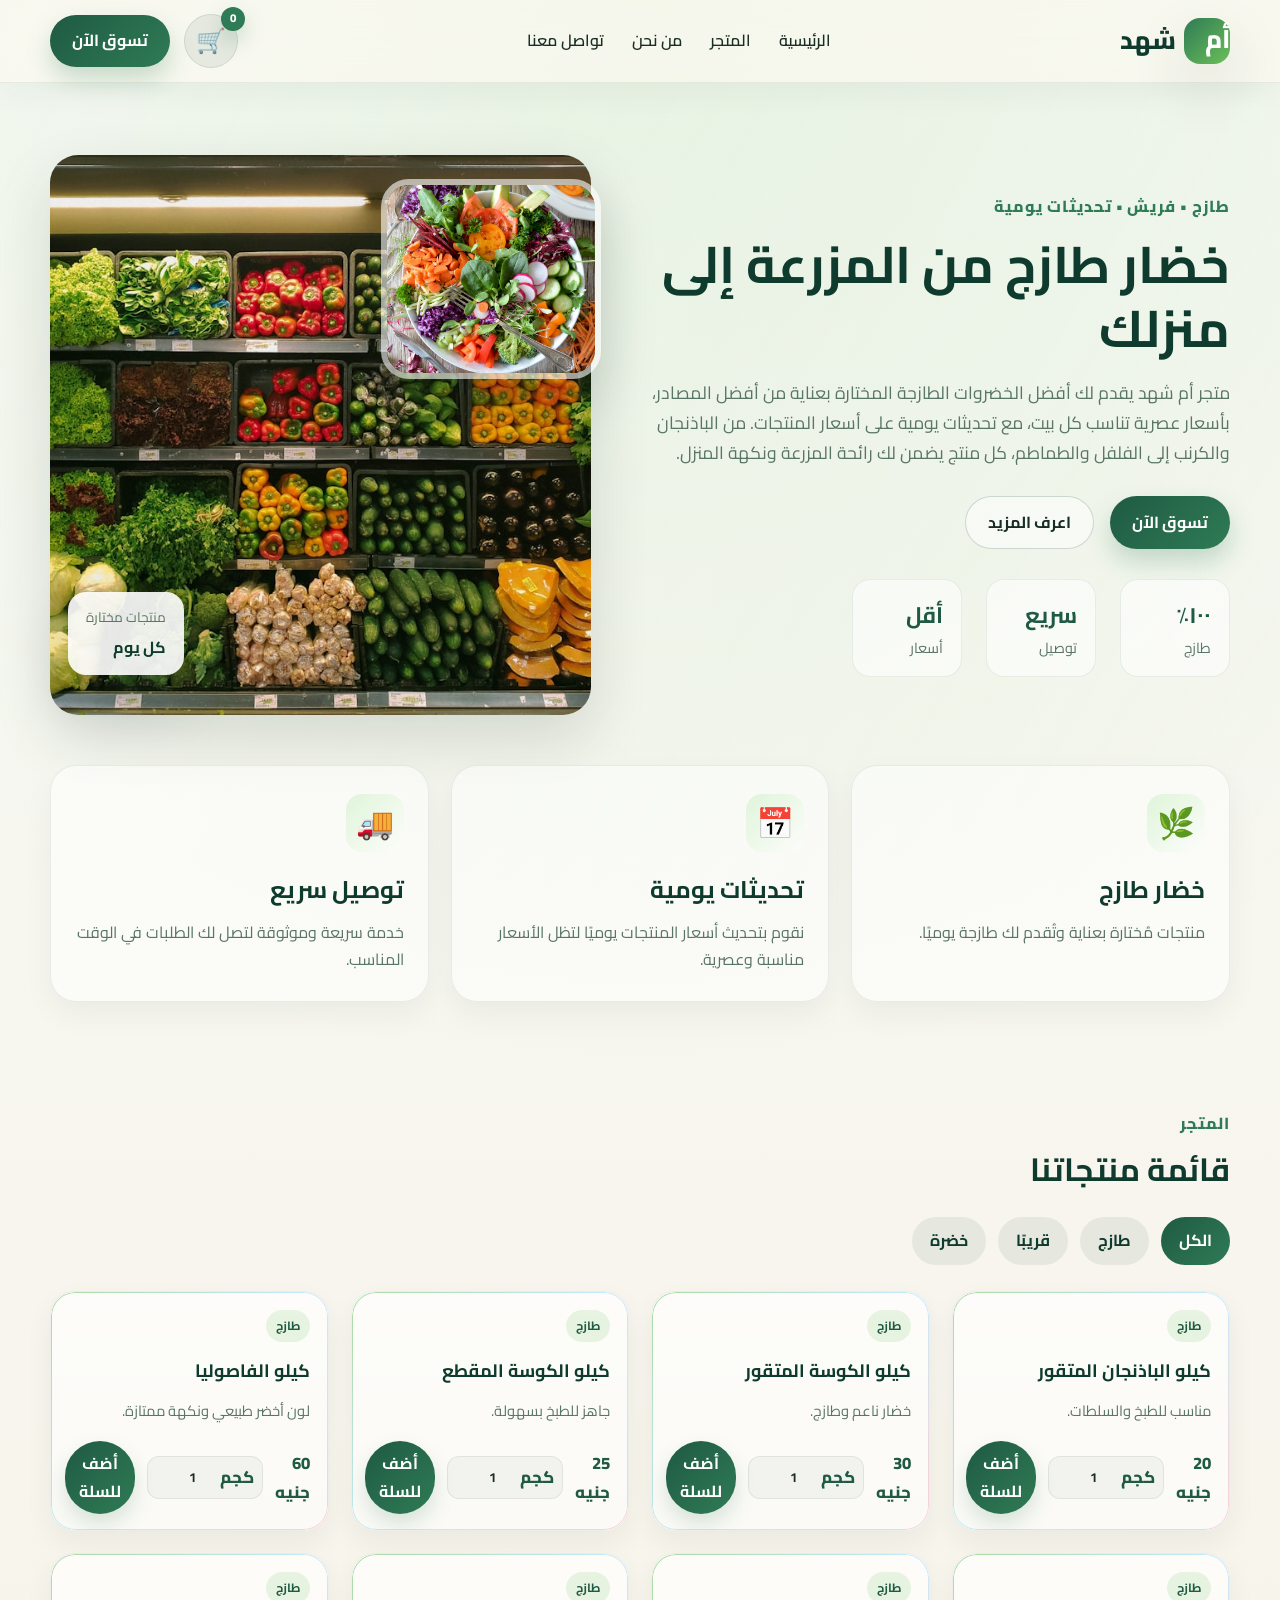
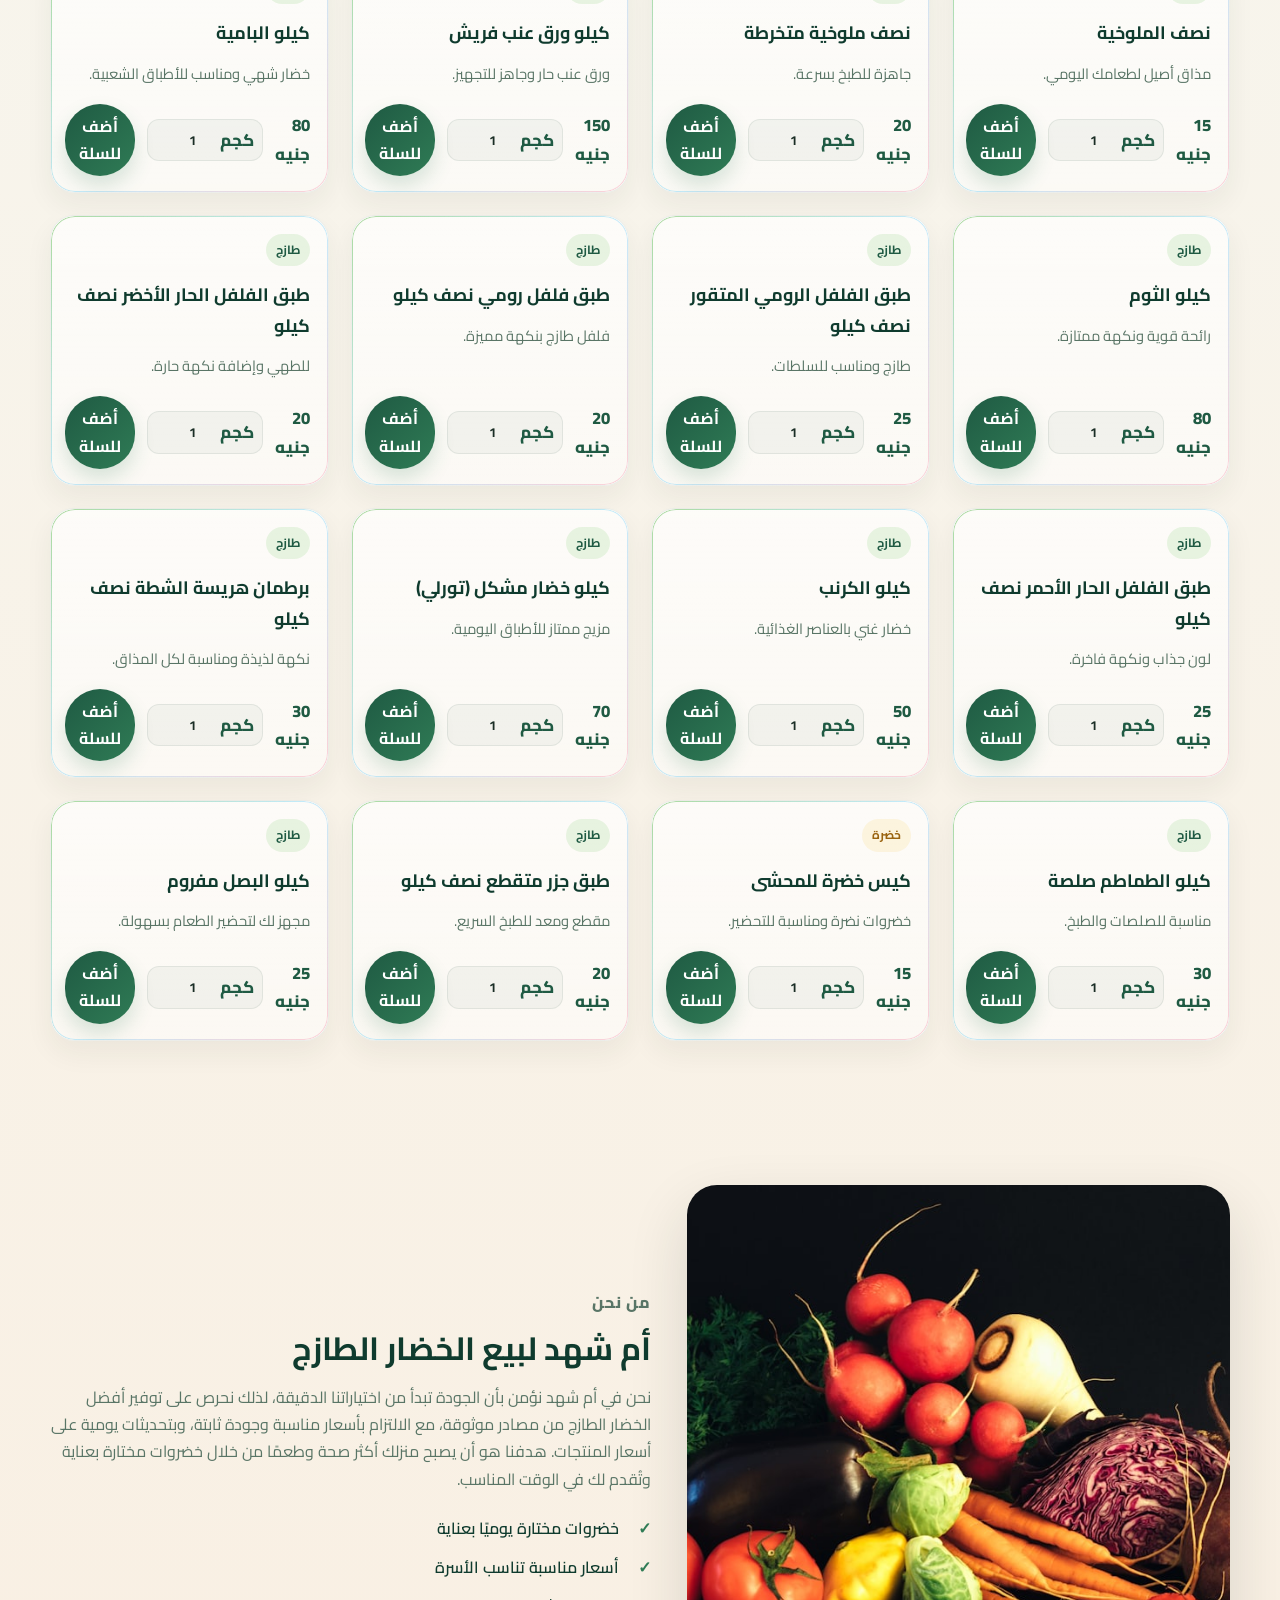
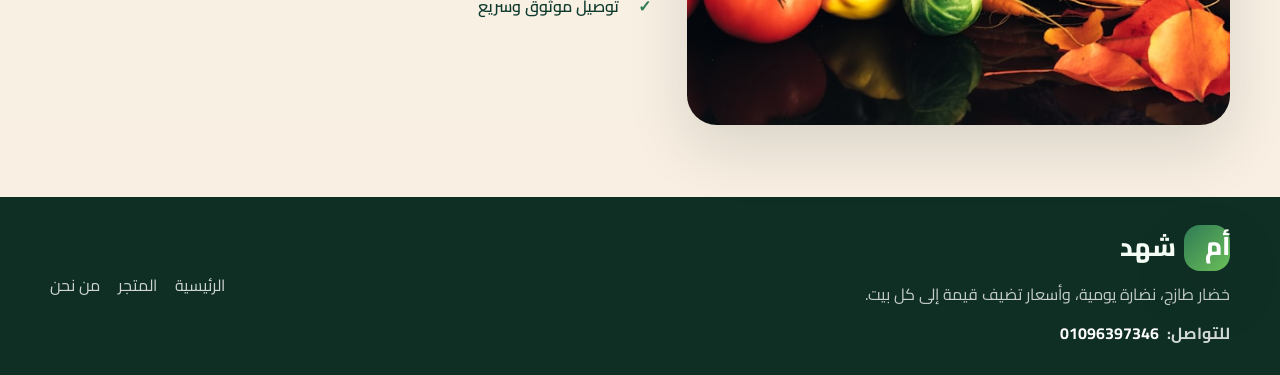
<file: index.html>
<!DOCTYPE html>
<html lang="ar" dir="rtl">
  <head>
    <meta charset="UTF-8" />
    <meta name="viewport" content="width=device-width, initial-scale=1.0" />
    <title>أم شهد | متجر الخضار الطازج</title>
    <meta
      name="description"
      content="متجر أم شهد يقدم خضار طازج مختار بعناية، بأسعار مناسبة، مع تحديثات يومية على أسعار المنتجات."
    />
    <link rel="preconnect" href="https://fonts.googleapis.com" />
    <link rel="preconnect" href="https://fonts.gstatic.com" crossorigin />
    <link
      href="https://fonts.googleapis.com/css2?family=Cairo:wght@400;500;600;700;800;900&display=swap"
      rel="stylesheet"
    />
    <link rel="stylesheet" href="styles.css" />
  </head>
  <body>
    <header class="topbar">
      <div class="container nav-wrap">
        <a class="brand" href="index.html" aria-label="أم شهد">
          <span class="brand-mark">أم</span>
          <span>شهد</span>
        </a>
        <nav class="main-nav" aria-label="التنقل الرئيسي">
          <a href="#home">الرئيسية</a>
          <a href="shop.html">المتجر</a>
          <a href="#about">من نحن</a>
          <a href="#contact">تواصل معنا</a>
        </nav>
        <div class="nav-actions">
          <a class="cart-link" href="cart.html" aria-label="السلة">
            <span class="cart-icon">🛒</span>
            <span class="cart-count">0</span>
          </a>
          <a class="cta-button" href="shop.html">تسوق الآن</a>
        </div>
      </div>
    </header>

    <main id="home">
      <section class="hero">
        <div class="container hero-grid">
          <div class="hero-copy">
            <p class="eyebrow">طازج • فريش • تحديثات يومية</p>
            <h1>خضار طازج من المزرعة إلى منزلك</h1>
            <p class="lead">
              متجر أم شهد يقدم لك أفضل الخضروات الطازجة المختارة بعناية من أفضل
              المصادر، بأسعار عصرية تناسب كل بيت، مع تحديثات يومية على أسعار المنتجات.
              من الباذنجان والكرنب إلى الفلفل والطماطم، كل منتج يضمن لك رائحة المزرعة
              ونكهة المنزل.
            </p>
            <div class="hero-actions">
              <a href="shop.html" class="primary-btn">تسوق الآن</a>
              <a href="#about" class="secondary-btn">اعرف المزيد</a>
            </div>
            <div class="trust-row" aria-label="مزايا المتجر">
              <div>
                <strong>١٠٠٪</strong>
                <span>طازج</span>
              </div>
              <div>
                <strong>سريع</strong>
                <span>توصيل</span>
              </div>
              <div>
                <strong>أقل</strong>
                <span>أسعار</span>
              </div>
            </div>
          </div>

          <div class="hero-visual" aria-label="خضار متجر أم شهد">
            <div class="image-card image-main">
              <img
                src="images/hero-main.jpg"
                alt="خضار طازج"
              />
            </div>
            <div class="image-card image-small top">
              <img
                src="images/hero-small.jpg"
                alt="خضراوات متنوعة"
              />
            </div>
            <div class="floating-badge">
              <span>منتجات مختارة</span>
              <strong>كل يوم</strong>
            </div>
          </div>
        </div>
      </section>

      <section class="features">
        <div class="container feature-grid">
          <article class="feature-item">
            <div class="icon">🌿</div>
            <h3>خضار طازج</h3>
            <p>منتجات مُختارة بعناية وتُقدم لك طازجة يوميًا.</p>
          </article>
          <article class="feature-item">
            <div class="icon">📅</div>
            <h3>تحديثات يومية</h3>
            <p>نقوم بتحديث أسعار المنتجات يوميًا لتظل الأسعار مناسبة وعصرية.</p>
          </article>
          <article class="feature-item">
            <div class="icon">🚚</div>
            <h3>توصيل سريع</h3>
            <p>خدمة سريعة وموثوقة لتصل لك الطلبات في الوقت المناسب.</p>
          </article>
        </div>
      </section>

      <section class="shop section" id="shop">
        <div class="container">
          <div class="section-heading">
            <p class="eyebrow">المتجر</p>
            <h2>قائمة منتجاتنا</h2>
          </div>

          <div class="shop-tabs" aria-label="فلاتر المنتجات">
            <button type="button" class="tab-btn active" data-filter="all">الكل</button>
            <button type="button" class="tab-btn" data-filter="fresh">طازج</button>
            <button type="button" class="tab-btn" data-filter="frozen">قريبًا</button>
            <button type="button" class="tab-btn" data-filter="herbs">خضرة</button>
          </div>

          <div class="product-list" id="productList">
            <article class="product-item" data-category="fresh">
              <span class="badge fresh">طازج</span>
              <h3>كيلو الباذنجان المتقور</h3>
              <p>مناسب للطبخ والسلطات.</p>
              <div class="product-meta"><span>20 جنيه</span><button type="button">أضف للسلة</button></div>
            </article>

            <article class="product-item" data-category="fresh">
              <span class="badge fresh">طازج</span>
              <h3>كيلو الكوسة المتقور</h3>
              <p>خضار ناعم وطازج.</p>
              <div class="product-meta"><span>30 جنيه</span><button type="button">أضف للسلة</button></div>
            </article>

            <article class="product-item" data-category="fresh">
              <span class="badge fresh">طازج</span>
              <h3>كيلو الكوسة المقطع</h3>
              <p>جاهز للطبخ بسهولة.</p>
              <div class="product-meta"><span>25 جنيه</span><button type="button">أضف للسلة</button></div>
            </article>

            <article class="product-item" data-category="fresh">
              <span class="badge fresh">طازج</span>
              <h3>كيلو الفاصوليا</h3>
              <p>لون أخضر طبيعي ونكهة ممتازة.</p>
              <div class="product-meta"><span>60 جنيه</span><button type="button">أضف للسلة</button></div>
            </article>

            <article class="product-item" data-category="fresh">
              <span class="badge fresh">طازج</span>
              <h3>نصف الملوخية</h3>
              <p>مذاق أصيل لطعامك اليومي.</p>
              <div class="product-meta"><span>15 جنيه</span><button type="button">أضف للسلة</button></div>
            </article>

            <article class="product-item" data-category="fresh">
              <span class="badge fresh">طازج</span>
              <h3>نصف ملوخية متخرطة</h3>
              <p>جاهزة للطبخ بسرعة.</p>
              <div class="product-meta"><span>20 جنيه</span><button type="button">أضف للسلة</button></div>
            </article>

            <article class="product-item" data-category="fresh">
              <span class="badge fresh">طازج</span>
              <h3>كيلو ورق عنب فريش</h3>
              <p>ورق عنب حار وجاهز للتجهيز.</p>
              <div class="product-meta"><span>150 جنيه</span><button type="button">أضف للسلة</button></div>
            </article>

            <article class="product-item" data-category="fresh">
              <span class="badge fresh">طازج</span>
              <h3>كيلو البامية</h3>
              <p>خضار شهي ومناسب للأطباق الشعبية.</p>
              <div class="product-meta"><span>80 جنيه</span><button type="button">أضف للسلة</button></div>
            </article>

            <article class="product-item" data-category="fresh">
              <span class="badge fresh">طازج</span>
              <h3>كيلو الثوم</h3>
              <p>رائحة قوية ونكهة ممتازة.</p>
              <div class="product-meta"><span>80 جنيه</span><button type="button">أضف للسلة</button></div>
            </article>

            <article class="product-item" data-category="fresh">
              <span class="badge fresh">طازج</span>
              <h3>طبق الفلفل الرومي المتقور نصف كيلو</h3>
              <p>طازج ومناسب للسلطات.</p>
              <div class="product-meta"><span>25 جنيه</span><button>أضف للسلة</button></div>
            </article>

            <article class="product-item" data-category="fresh">
              <span class="badge fresh">طازج</span>
              <h3>طبق فلفل رومي نصف كيلو</h3>
              <p>فلفل طازج بنكهة مميزة.</p>
              <div class="product-meta"><span>20 جنيه</span><button>أضف للسلة</button></div>
            </article>

            <article class="product-item" data-category="fresh">
              <span class="badge fresh">طازج</span>
              <h3>طبق الفلفل الحار الأخضر نصف كيلو</h3>
              <p>للطهي وإضافة نكهة حارة.</p>
              <div class="product-meta"><span>20 جنيه</span><button>أضف للسلة</button></div>
            </article>

            <article class="product-item" data-category="fresh">
              <span class="badge fresh">طازج</span>
              <h3>طبق الفلفل الحار الأحمر نصف كيلو</h3>
              <p>لون جذاب ونكهة فاخرة.</p>
              <div class="product-meta"><span>25 جنيه</span><button>أضف للسلة</button></div>
            </article>

            <article class="product-item" data-category="fresh">
              <span class="badge fresh">طازج</span>
              <h3>كيلو الكرنب</h3>
              <p>خضار غني بالعناصر الغذائية.</p>
              <div class="product-meta"><span>50 جنيه</span><button>أضف للسلة</button></div>
            </article>

            <article class="product-item" data-category="fresh">
              <span class="badge fresh">طازج</span>
              <h3>كيلو خضار مشكل (تورلي)</h3>
              <p>مزيج ممتاز للأطباق اليومية.</p>
              <div class="product-meta"><span>70 جنيه</span><button>أضف للسلة</button></div>
            </article>

            <article class="product-item" data-category="fresh">
              <span class="badge fresh">طازج</span>
              <h3>برطمان هريسة الشطة نصف كيلو</h3>
              <p>نكهة لذيذة ومناسبة لكل المذاق.</p>
              <div class="product-meta"><span>30 جنيه</span><button>أضف للسلة</button></div>
            </article>

            <article class="product-item" data-category="fresh">
              <span class="badge fresh">طازج</span>
              <h3>كيلو الطماطم صلصة</h3>
              <p>مناسبة للصلصات والطبخ.</p>
              <div class="product-meta"><span>30 جنيه</span><button>أضف للسلة</button></div>
            </article>

            <article class="product-item" data-category="fresh">
              <span class="badge herbs">خضرة</span>
              <h3>كيس خضرة للمحشى</h3>
              <p>خضروات نضرة ومناسبة للتحضير.</p>
              <div class="product-meta"><span>15 جنيه</span><button>أضف للسلة</button></div>
            </article>

            <article class="product-item" data-category="fresh">
              <span class="badge fresh">طازج</span>
              <h3>طبق جزر متقطع نصف كيلو</h3>
              <p>مقطع ومعد للطبخ السريع.</p>
              <div class="product-meta"><span>20 جنيه</span><button>أضف للسلة</button></div>
            </article>

            <article class="product-item" data-category="fresh">
              <span class="badge fresh">طازج</span>
              <h3>كيلو البصل مفروم</h3>
              <p>مجهز لك لتحضير الطعام بسهولة.</p>
              <div class="product-meta"><span>25 جنيه</span><button>أضف للسلة</button></div>
            </article>
          </div>
        </div>
      </section>

      <section class="about section" id="about">
        <div class="container about-grid">
          <div class="about-image">
            <img
              src="images/about-vegetables.jpg"
              alt="خضار طازج في متجر"
            />
          </div>
          <div class="about-copy">
            <p class="eyebrow">من نحن</p>
            <h2>أم شهد لبيع الخضار الطازج</h2>
            <p>
              نحن في أم شهد نؤمن بأن الجودة تبدأ من اختياراتنا الدقيقة، لذلك نحرص على
              توفير أفضل الخضار الطازج من مصادر موثوقة، مع الالتزام بأسعار مناسبة
              وجودة ثابتة، وبتحديثات يومية على أسعار المنتجات. هدفنا هو أن يصبح منزلك
              أكثر صحة وطعمًا من خلال خضروات مختارة بعناية وتُقدم لك في الوقت المناسب.
            </p>
            <ul>
              <li>خضروات مختارة يوميًا بعناية</li>
              <li>أسعار مناسبة تناسب الأسرة</li>
              <li>توصيل موثوق وسريع</li>
            </ul>
          </div>
        </div>
      </section>
    </main>

    <footer class="site-footer" id="contact">
      <div class="container footer-wrap">
        <div>
          <div class="brand footer-brand">
            <span class="brand-mark">أم</span>
            <span>شهد</span>
          </div>
          <p>خضار طازج، نضارة يومية، وأسعار تضيف قيمة إلى كل بيت.</p>
          <div class="footer-contact">
            <span>للتواصل:</span>
            <a href="tel:01096397346">01096397346</a>
          </div>
        </div>
        <div class="footer-links">
          <a href="#home">الرئيسية</a>
        <a href="shop.html">المتجر</a>
          <a href="#about">من نحن</a>
        </div>
      </div>
    </footer>

    <script src="script.js"></script>
  </body>
</html>
</file>
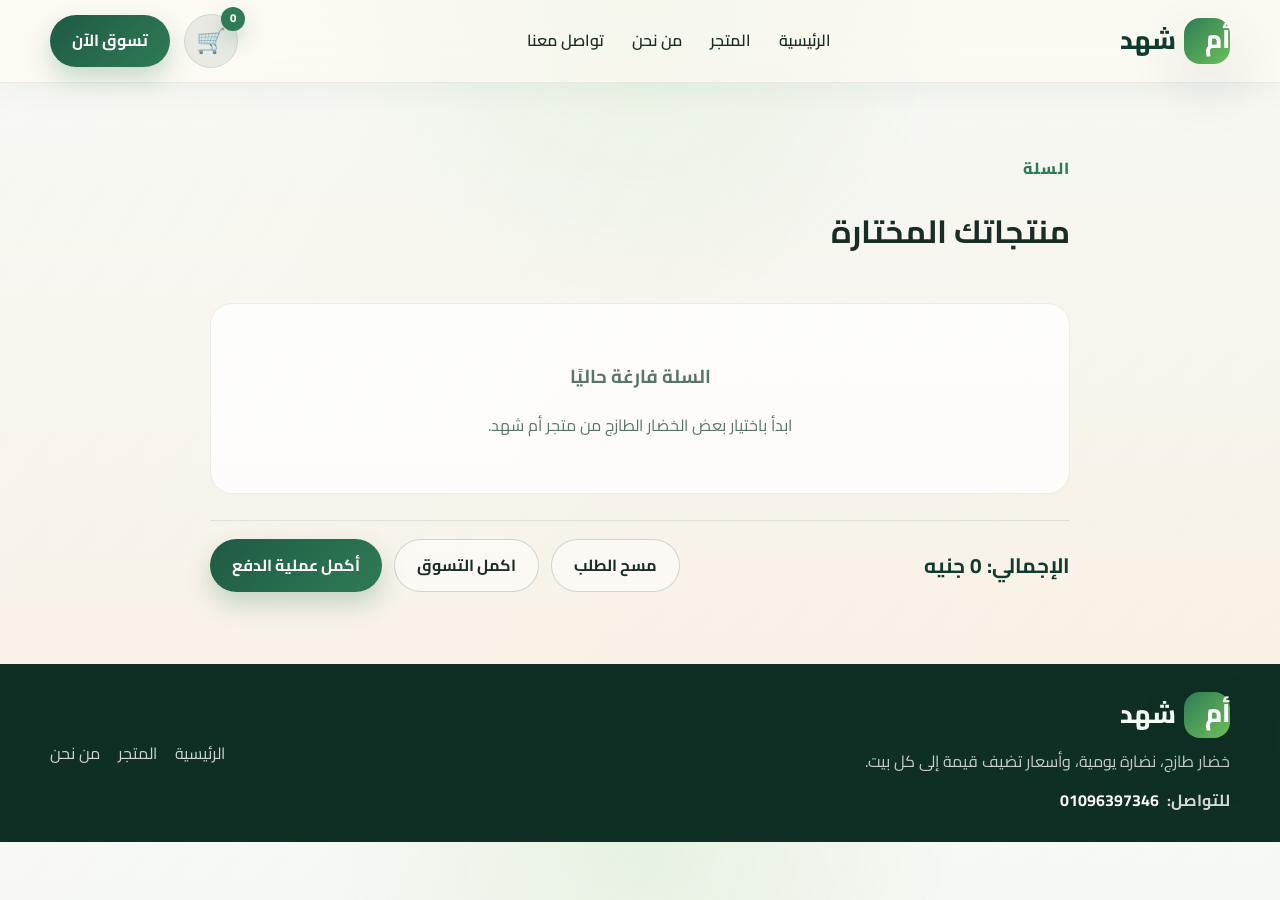
<file: cart.html>
<!DOCTYPE html>
<html lang="ar" dir="rtl">
  <head>
    <meta charset="UTF-8" />
    <meta name="viewport" content="width=device-width, initial-scale=1.0" />
    <title>السلة | أم شهد</title>
    <meta
      name="description"
      content="سلة المشتريات الخاصة بمتجر أم شهد للمنتجات الطازجة، مع تحديثات يومية على الأسعار."
    />
    <link rel="preconnect" href="https://fonts.googleapis.com" />
    <link rel="preconnect" href="https://fonts.gstatic.com" crossorigin />
    <link
      href="https://fonts.googleapis.com/css2?family=Cairo:wght@400;500;600;700;800;900&display=swap"
      rel="stylesheet"
    />
    <link rel="stylesheet" href="styles.css" />
  </head>
  <body data-page="cart">
    <header class="topbar">
      <div class="container nav-wrap">
        <a class="brand" href="index.html" aria-label="أم شهد">
          <span class="brand-mark">أم</span>
          <span>شهد</span>
        </a>
        <nav class="main-nav" aria-label="التنقل الرئيسي">
          <a href="index.html">الرئيسية</a>
          <a href="shop.html">المتجر</a>
          <a href="index.html#about">من نحن</a>
          <a href="index.html#contact">تواصل معنا</a>
        </nav>
        <div class="nav-actions">
          <a class="cart-link has-items" href="cart.html" aria-label="السلة">
            <span class="cart-icon">🛒</span>
            <span class="cart-count">0</span>
          </a>
          <a class="cta-button" href="shop.html">تسوق الآن</a>
        </div>
      </div>
    </header>

    <main class="section">
      <div class="container cart-shell">
        <div class="cart-header">
          <div>
            <p class="eyebrow">السلة</p>
            <h1>منتجاتك المختارة</h1>
          </div>
        </div>

        <div id="cartItems" class="cart-items"></div>

        <div id="cartEmpty" class="empty-cart hidden">
          <h3>السلة فارغة حاليًا</h3>
          <p>ابدأ باختيار بعض الخضار الطازج من متجر أم شهد.</p>
        </div>

        <div class="cart-summary">
          <h3>الإجمالي: <span id="cartTotal">0 جنيه</span></h3>
          <div class="cart-summary-actions">
            <button type="button" id="clearCartButton" class="secondary-btn">مسح الطلب</button>
            <a class="secondary-btn" href="shop.html">اكمل التسوق</a>
            <a class="cart-action" href="checkout.html">أكمل عملية الدفع</a>
          </div>
        </div>
      </div>
    </main>

    <footer class="site-footer" id="contact">
      <div class="container footer-wrap">
        <div>
          <div class="brand footer-brand">
            <span class="brand-mark">أم</span>
            <span>شهد</span>
          </div>
          <p>خضار طازج، نضارة يومية، وأسعار تضيف قيمة إلى كل بيت.</p>
          <div class="footer-contact">
            <span>للتواصل:</span>
            <a href="tel:01096397346">01096397346</a>
          </div>
        </div>
        <div class="footer-links">
          <a href="index.html">الرئيسية</a>
          <a href="shop.html">المتجر</a>
          <a href="index.html#about">من نحن</a>
        </div>
      </div>
    </footer>

    <script src="script.js"></script>
  </body>
</html>
</file>
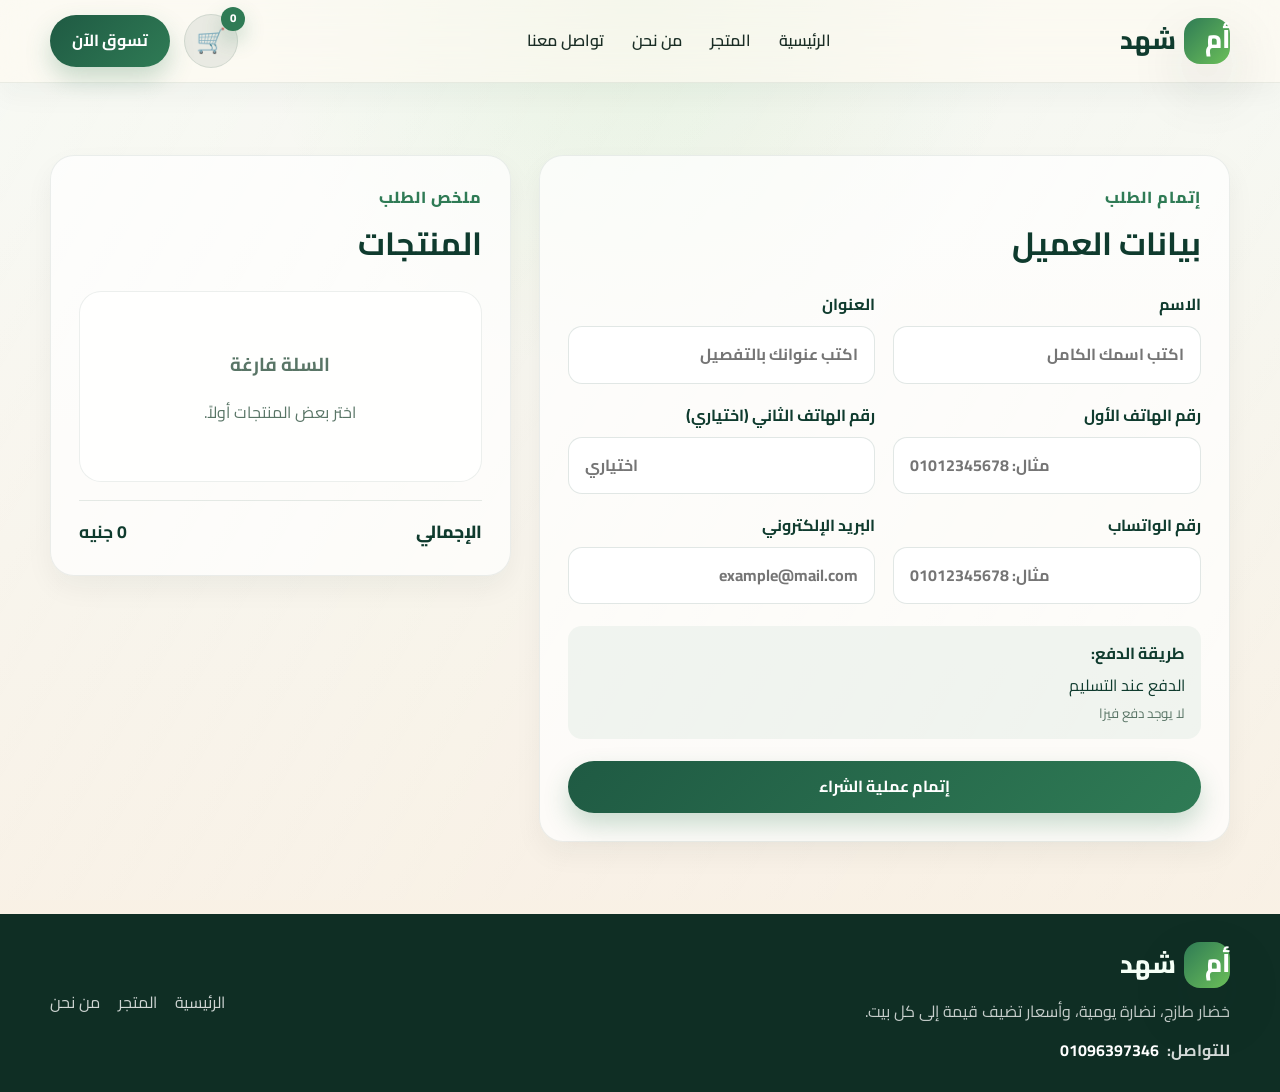
<file: checkout.html>
<!DOCTYPE html>
<html lang="ar" dir="rtl">
  <head>
    <meta charset="UTF-8" />
    <meta name="viewport" content="width=device-width, initial-scale=1.0" />
    <title>إتمام الطلب | أم شهد</title>
    <meta
      name="description"
      content="ملء بيانات العميل لإتمام طلبه من متجر أم شهد للتسليم والدفع عند الاستلام."
    />
    <link rel="preconnect" href="https://fonts.googleapis.com" />
    <link rel="preconnect" href="https://fonts.gstatic.com" crossorigin />
    <link
      href="https://fonts.googleapis.com/css2?family=Cairo:wght@400;500;600;700;800;900&display=swap"
      rel="stylesheet"
    />
    <link rel="stylesheet" href="styles.css" />
  </head>
  <body data-page="checkout">
    <header class="topbar">
      <div class="container nav-wrap">
        <a class="brand" href="index.html" aria-label="أم شهد">
          <span class="brand-mark">أم</span>
          <span>شهد</span>
        </a>
        <nav class="main-nav" aria-label="التنقل الرئيسي">
          <a href="index.html">الرئيسية</a>
          <a href="shop.html">المتجر</a>
          <a href="index.html#about">من نحن</a>
          <a href="index.html#contact">تواصل معنا</a>
        </nav>
        <div class="nav-actions">
          <a class="cart-link" href="cart.html" aria-label="السلة">
            <span class="cart-icon">🛒</span>
            <span class="cart-count">0</span>
          </a>
          <a class="cta-button" href="shop.html">تسوق الآن</a>
        </div>
      </div>
    </header>

    <main class="section">
      <div class="container checkout-layout">
        <section class="checkout-form-wrap">
          <div class="section-heading">
            <p class="eyebrow">إتمام الطلب</p>
            <h2>بيانات العميل</h2>
          </div>

          <form id="checkoutForm" class="checkout-form">
            <div class="field-grid">
              <label>
                <span>الاسم</span>
                <input type="text" name="name" placeholder="اكتب اسمك الكامل" required />
              </label>

              <label>
                <span>العنوان</span>
                <input
                  type="text"
                  name="address"
                  placeholder="اكتب عنوانك بالتفصيل"
                  required
                  minlength="5"
                />
              </label>

              <label>
                <span>رقم الهاتف الأول</span>
                <input
                  type="tel"
                  name="phone1"
                  placeholder="مثال: 01012345678"
                  required
                  inputmode="numeric"
                  minlength="11"
                  maxlength="11"
                  pattern="[0-9]{11}"
                />
              </label>

              <label>
                <span>رقم الهاتف الثاني (اختياري)</span>
                <input
                  type="tel"
                  name="phone2"
                  placeholder="اختياري"
                  inputmode="numeric"
                  minlength="11"
                  maxlength="11"
                  pattern="[0-9]{11}"
                />
              </label>

              <label>
                <span>رقم الواتساب</span>
                <input
                  type="tel"
                  name="whatsapp"
                  placeholder="مثال: 01012345678"
                  required
                  inputmode="numeric"
                  minlength="11"
                  maxlength="11"
                  pattern="[0-9]{11}"
                />
              </label>

              <label>
                <span>البريد الإلكتروني</span>
                <input type="email" name="email" placeholder="example@mail.com" />
              </label>
            </div>

            <div class="payment-note">
              <strong>طريقة الدفع:</strong>
              <span>الدفع عند التسليم</span>
              <small>لا يوجد دفع فيزا</small>
            </div>

            <button type="submit" class="cart-action full-width">إتمام عملية الشراء</button>
          </form>
        </section>

        <aside class="checkout-summary-wrap">
          <div class="section-heading">
            <p class="eyebrow">ملخص الطلب</p>
            <h2>المنتجات</h2>
          </div>

          <div id="checkoutSummary" class="checkout-summary"></div>

          <div class="checkout-total-box">
            <span>الإجمالي</span>
            <strong id="checkoutTotal">0 جنيه</strong>
          </div>
        </aside>
      </div>
    </main>

    <footer class="site-footer" id="contact">
      <div class="container footer-wrap">
        <div>
          <div class="brand footer-brand">
            <span class="brand-mark">أم</span>
            <span>شهد</span>
          </div>
          <p>خضار طازج، نضارة يومية، وأسعار تضيف قيمة إلى كل بيت.</p>
          <div class="footer-contact">
            <span>للتواصل:</span>
            <a href="tel:01096397346">01096397346</a>
          </div>
        </div>
        <div class="footer-links">
          <a href="index.html">الرئيسية</a>
          <a href="shop.html">المتجر</a>
          <a href="index.html#about">من نحن</a>
        </div>
      </div>
    </footer>

    <script src="script.js"></script>
  </body>
</html>
</file>
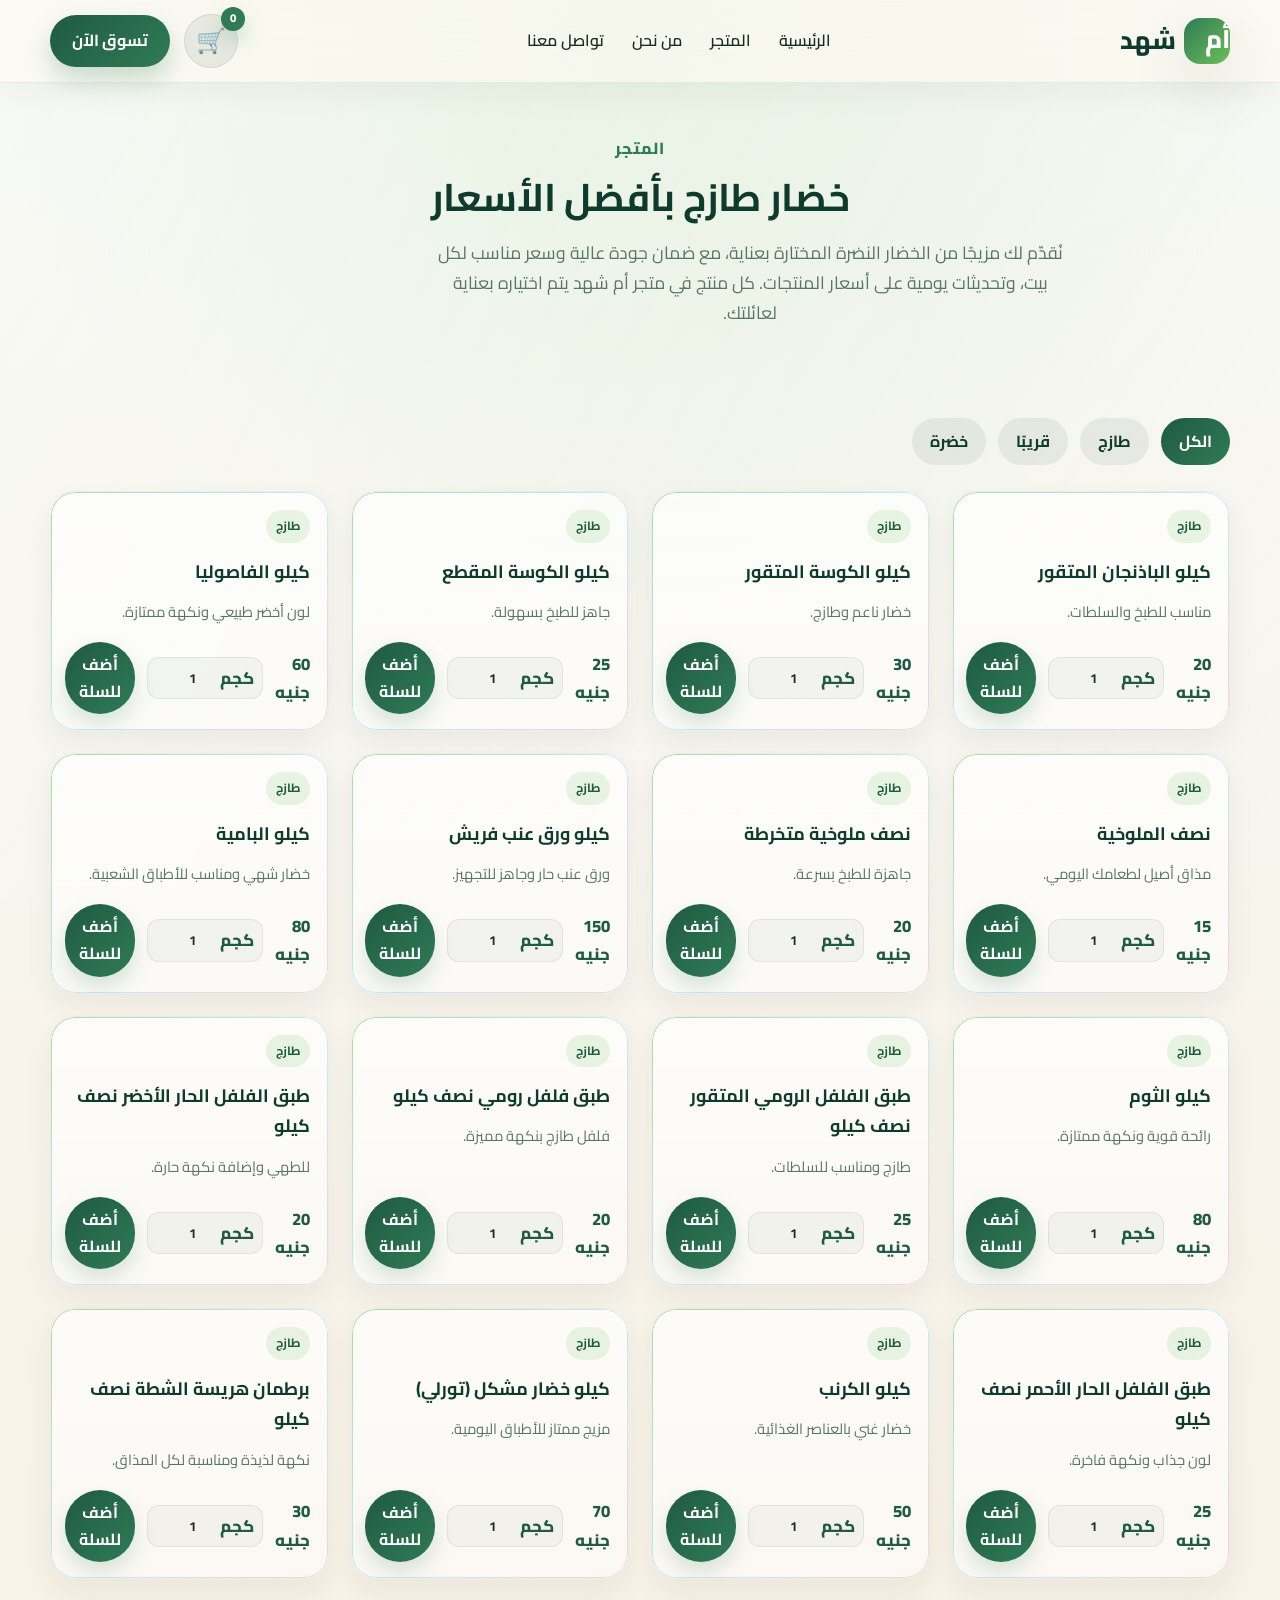
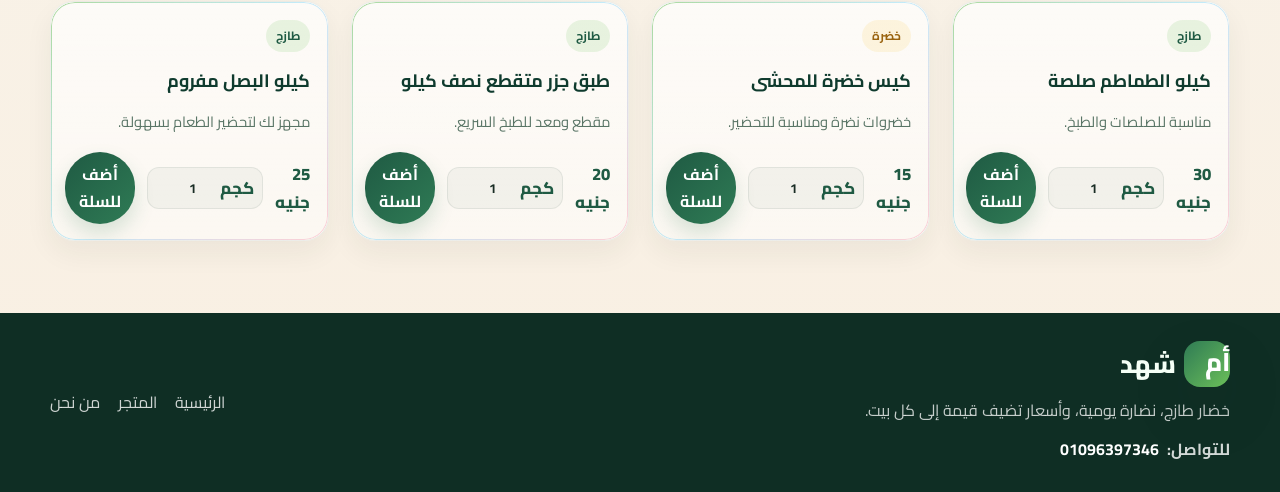
<file: shop.html>
<!DOCTYPE html>
<html lang="ar" dir="rtl">
  <head>
    <meta charset="UTF-8" />
    <meta name="viewport" content="width=device-width, initial-scale=1.0" />
    <title>المتجر | أم شهد</title>
    <meta
      name="description"
      content="المتجر الخاص بأم شهد لبيع الخضار الطازج بأسعار مناسبة وجودة عالية، مع تحديثات يومية على الأسعار."
    />
    <link rel="preconnect" href="https://fonts.googleapis.com" />
    <link rel="preconnect" href="https://fonts.gstatic.com" crossorigin />
    <link
      href="https://fonts.googleapis.com/css2?family=Cairo:wght@400;500;600;700;800;900&display=swap"
      rel="stylesheet"
    />
    <link rel="stylesheet" href="styles.css" />
  </head>
  <body>
    <header class="topbar">
      <div class="container nav-wrap">
        <a class="brand" href="index.html" aria-label="أم شهد">
          <span class="brand-mark">أم</span>
          <span>شهد</span>
        </a>
        <nav class="main-nav" aria-label="التنقل الرئيسي">
          <a href="index.html">الرئيسية</a>
          <a href="shop.html">المتجر</a>
          <a href="index.html#about">من نحن</a>
          <a href="index.html#contact">تواصل معنا</a>
        </nav>
        <div class="nav-actions">
          <a class="cart-link" href="cart.html" aria-label="السلة">
            <span class="cart-icon">🛒</span>
            <span class="cart-count">0</span>
          </a>
          <a class="cta-button" href="#products">تسوق الآن</a>
        </div>
      </div>
    </header>

    <main>
      <section class="shop-page-hero section">
        <div class="container shop-page-shell">
          <p class="eyebrow">المتجر</p>
          <h1>خضار طازج بأفضل الأسعار</h1>
          <p class="lead">
            نُقدّم لك مزيجًا من الخضار النضرة المختارة بعناية، مع ضمان جودة عالية
            وسعر مناسب لكل بيت، وتحديثات يومية على أسعار المنتجات. كل منتج في متجر
            أم شهد يتم اختياره بعناية لعائلتك.
          </p>
        </div>
      </section>

      <section class="shop section" id="products">
        <div class="container">
          <div class="shop-tabs" aria-label="فلاتر المنتجات">
            <button class="tab-btn active" data-filter="all">الكل</button>
            <button class="tab-btn" data-filter="fresh">طازج</button>
            <button class="tab-btn" data-filter="frozen">قريبًا</button>
            <button class="tab-btn" data-filter="herbs">خضرة</button>
          </div>

          <div class="product-list">
            <article class="product-item" data-category="fresh">
              <span class="badge fresh">طازج</span>
              <h3>كيلو الباذنجان المتقور</h3>
              <p>مناسب للطبخ والسلطات.</p>
              <div class="product-meta"><span>20 جنيه</span><button>أضف للسلة</button></div>
            </article>

            <article class="product-item" data-category="fresh">
              <span class="badge fresh">طازج</span>
              <h3>كيلو الكوسة المتقور</h3>
              <p>خضار ناعم وطازج.</p>
              <div class="product-meta"><span>30 جنيه</span><button>أضف للسلة</button></div>
            </article>

            <article class="product-item" data-category="fresh">
              <span class="badge fresh">طازج</span>
              <h3>كيلو الكوسة المقطع</h3>
              <p>جاهز للطبخ بسهولة.</p>
              <div class="product-meta"><span>25 جنيه</span><button>أضف للسلة</button></div>
            </article>

            <article class="product-item" data-category="fresh">
              <span class="badge fresh">طازج</span>
              <h3>كيلو الفاصوليا</h3>
              <p>لون أخضر طبيعي ونكهة ممتازة.</p>
              <div class="product-meta"><span>60 جنيه</span><button>أضف للسلة</button></div>
            </article>

            <article class="product-item" data-category="fresh">
              <span class="badge fresh">طازج</span>
              <h3>نصف الملوخية</h3>
              <p>مذاق أصيل لطعامك اليومي.</p>
              <div class="product-meta"><span>15 جنيه</span><button>أضف للسلة</button></div>
            </article>

            <article class="product-item" data-category="fresh">
              <span class="badge fresh">طازج</span>
              <h3>نصف ملوخية متخرطة</h3>
              <p>جاهزة للطبخ بسرعة.</p>
              <div class="product-meta"><span>20 جنيه</span><button>أضف للسلة</button></div>
            </article>

            <article class="product-item" data-category="fresh">
              <span class="badge fresh">طازج</span>
              <h3>كيلو ورق عنب فريش</h3>
              <p>ورق عنب حار وجاهز للتجهيز.</p>
              <div class="product-meta"><span>150 جنيه</span><button>أضف للسلة</button></div>
            </article>

            <article class="product-item" data-category="fresh">
              <span class="badge fresh">طازج</span>
              <h3>كيلو البامية</h3>
              <p>خضار شهي ومناسب للأطباق الشعبية.</p>
              <div class="product-meta"><span>80 جنيه</span><button>أضف للسلة</button></div>
            </article>

            <article class="product-item" data-category="fresh">
              <span class="badge fresh">طازج</span>
              <h3>كيلو الثوم</h3>
              <p>رائحة قوية ونكهة ممتازة.</p>
              <div class="product-meta"><span>80 جنيه</span><button>أضف للسلة</button></div>
            </article>

            <article class="product-item" data-category="fresh">
              <span class="badge fresh">طازج</span>
              <h3>طبق الفلفل الرومي المتقور نصف كيلو</h3>
              <p>طازج ومناسب للسلطات.</p>
              <div class="product-meta"><span>25 جنيه</span><button>أضف للسلة</button></div>
            </article>

            <article class="product-item" data-category="fresh">
              <span class="badge fresh">طازج</span>
              <h3>طبق فلفل رومي نصف كيلو</h3>
              <p>فلفل طازج بنكهة مميزة.</p>
              <div class="product-meta"><span>20 جنيه</span><button>أضف للسلة</button></div>
            </article>

            <article class="product-item" data-category="fresh">
              <span class="badge fresh">طازج</span>
              <h3>طبق الفلفل الحار الأخضر نصف كيلو</h3>
              <p>للطهي وإضافة نكهة حارة.</p>
              <div class="product-meta"><span>20 جنيه</span><button>أضف للسلة</button></div>
            </article>

            <article class="product-item" data-category="fresh">
              <span class="badge fresh">طازج</span>
              <h3>طبق الفلفل الحار الأحمر نصف كيلو</h3>
              <p>لون جذاب ونكهة فاخرة.</p>
              <div class="product-meta"><span>25 جنيه</span><button>أضف للسلة</button></div>
            </article>

            <article class="product-item" data-category="fresh">
              <span class="badge fresh">طازج</span>
              <h3>كيلو الكرنب</h3>
              <p>خضار غني بالعناصر الغذائية.</p>
              <div class="product-meta"><span>50 جنيه</span><button>أضف للسلة</button></div>
            </article>

            <article class="product-item" data-category="fresh">
              <span class="badge fresh">طازج</span>
              <h3>كيلو خضار مشكل (تورلي)</h3>
              <p>مزيج ممتاز للأطباق اليومية.</p>
              <div class="product-meta"><span>70 جنيه</span><button>أضف للسلة</button></div>
            </article>

            <article class="product-item" data-category="fresh">
              <span class="badge fresh">طازج</span>
              <h3>برطمان هريسة الشطة نصف كيلو</h3>
              <p>نكهة لذيذة ومناسبة لكل المذاق.</p>
              <div class="product-meta"><span>30 جنيه</span><button>أضف للسلة</button></div>
            </article>

            <article class="product-item" data-category="fresh">
              <span class="badge fresh">طازج</span>
              <h3>كيلو الطماطم صلصة</h3>
              <p>مناسبة للصلصات والطبخ.</p>
              <div class="product-meta"><span>30 جنيه</span><button>أضف للسلة</button></div>
            </article>

            <article class="product-item" data-category="herbs">
              <span class="badge herbs">خضرة</span>
              <h3>كيس خضرة للمحشى</h3>
              <p>خضروات نضرة ومناسبة للتحضير.</p>
              <div class="product-meta"><span>15 جنيه</span><button>أضف للسلة</button></div>
            </article>

            <article class="product-item" data-category="fresh">
              <span class="badge fresh">طازج</span>
              <h3>طبق جزر متقطع نصف كيلو</h3>
              <p>مقطع ومعد للطبخ السريع.</p>
              <div class="product-meta"><span>20 جنيه</span><button>أضف للسلة</button></div>
            </article>

            <article class="product-item" data-category="fresh">
              <span class="badge fresh">طازج</span>
              <h3>كيلو البصل مفروم</h3>
              <p>مجهز لك لتحضير الطعام بسهولة.</p>
              <div class="product-meta"><span>25 جنيه</span><button>أضف للسلة</button></div>
            </article>
          </div>
        </div>
      </section>
    </main>

    <footer class="site-footer" id="contact">
      <div class="container footer-wrap">
        <div>
          <div class="brand footer-brand">
            <span class="brand-mark">أم</span>
            <span>شهد</span>
          </div>
          <p>خضار طازج، نضارة يومية، وأسعار تضيف قيمة إلى كل بيت.</p>
          <div class="footer-contact">
            <span>للتواصل:</span>
            <a href="tel:01096397346">01096397346</a>
          </div>
        </div>
        <div class="footer-links">
          <a href="index.html">الرئيسية</a>
          <a href="shop.html">المتجر</a>
          <a href="index.html#about">من نحن</a>
        </div>
      </div>
    </footer>

    <script src="script.js"></script>
  </body>
</html>
</file>
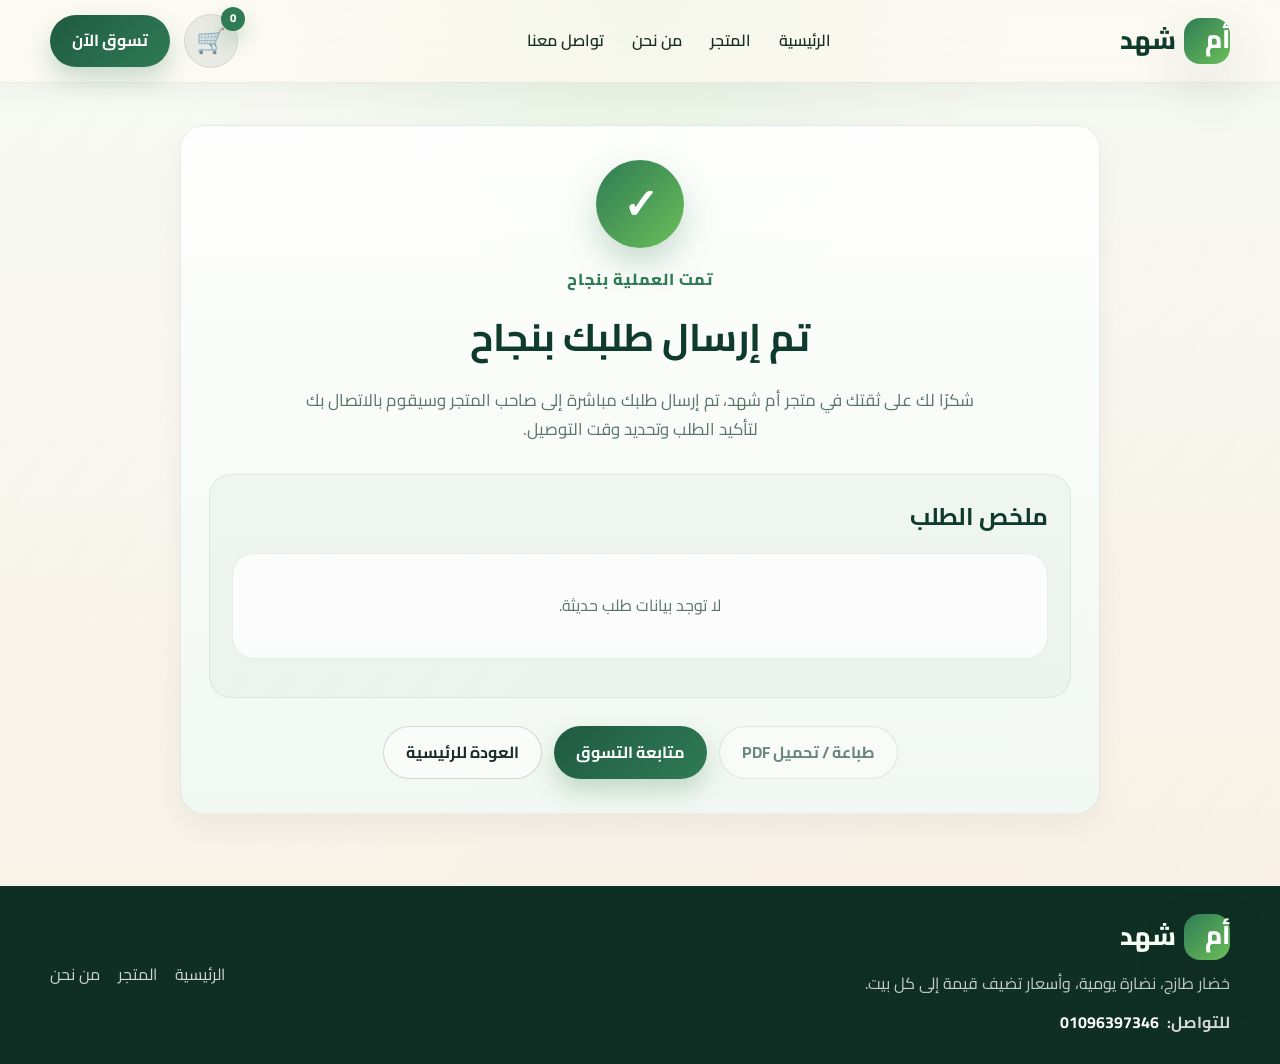
<file: success.html>
<!DOCTYPE html>
<html lang="ar" dir="rtl">
  <head>
    <meta charset="UTF-8" />
    <meta name="viewport" content="width=device-width, initial-scale=1.0" />
    <title>تم إرسال الطلب | أم شهد</title>
    <meta
      name="description"
      content="تم إرسال طلبك بنجاح من متجر أم شهد وسيتم التواصل معك لتأكيد التوصيل."
    />
    <link rel="preconnect" href="https://fonts.googleapis.com" />
    <link rel="preconnect" href="https://fonts.gstatic.com" crossorigin />
    <link
      href="https://fonts.googleapis.com/css2?family=Cairo:wght@400;500;600;700;800;900&display=swap"
      rel="stylesheet"
    />
    <link rel="stylesheet" href="styles.css" />
  </head>
  <body data-page="success">
    <header class="topbar">
      <div class="container nav-wrap">
        <a class="brand" href="index.html" aria-label="أم شهد">
          <span class="brand-mark">أم</span>
          <span>شهد</span>
        </a>
        <nav class="main-nav" aria-label="التنقل الرئيسي">
          <a href="index.html">الرئيسية</a>
          <a href="shop.html">المتجر</a>
          <a href="index.html#about">من نحن</a>
          <a href="index.html#contact">تواصل معنا</a>
        </nav>
        <div class="nav-actions">
          <a class="cart-link" href="cart.html" aria-label="السلة">
            <span class="cart-icon">🛒</span>
            <span class="cart-count">0</span>
          </a>
          <a class="cta-button" href="shop.html">تسوق الآن</a>
        </div>
      </div>
    </header>

    <main class="section success-section">
      <div class="container success-shell">
        <div class="success-card">
          <div class="success-icon">✓</div>
          <p class="eyebrow">تمت العملية بنجاح</p>
          <h1>تم إرسال طلبك بنجاح</h1>
          <p class="success-text">
            شكرًا لك على ثقتك في متجر أم شهد، تم إرسال طلبك مباشرة إلى صاحب المتجر
            وسيقوم بالاتصال بك لتأكيد الطلب وتحديد وقت التوصيل.
          </p>

          <div class="success-summary-wrapper">
            <h2>ملخص الطلب</h2>
            <div id="successOrderSummary"></div>
          </div>

          <div class="success-actions">
            <button type="button" id="downloadInvoiceButton" class="secondary-btn invoice-button">طباعة / تحميل PDF</button>
            <a href="shop.html" class="cart-action">متابعة التسوق</a>
            <a href="index.html" class="secondary-btn">العودة للرئيسية</a>
          </div>
        </div>
      </div>
    </main>

    <footer class="site-footer" id="contact">
      <div class="container footer-wrap">
        <div>
          <div class="brand footer-brand">
            <span class="brand-mark">أم</span>
            <span>شهد</span>
          </div>
          <p>خضار طازج، نضارة يومية، وأسعار تضيف قيمة إلى كل بيت.</p>
          <div class="footer-contact">
            <span>للتواصل:</span>
            <a href="tel:01096397346">01096397346</a>
          </div>
        </div>
        <div class="footer-links">
          <a href="index.html">الرئيسية</a>
          <a href="shop.html">المتجر</a>
          <a href="index.html#about">من نحن</a>
        </div>
      </div>
    </footer>

    <script src="script.js"></script>
  </body>
</html>
</file>
<file: styles.css>
:root {
  --green-900: #0f3b2e;
  --green-800: #1f5a43;
  --green-700: #2f7b55;
  --green-500: #6bbf59;
  --green-200: #dff4d9;
  --cream: #fffaf2;
  --sand: #f6e8d8;
  --text: #1a2d25;
  --muted: #597566;
  --shadow: 0 24px 60px rgba(26, 45, 37, 0.14);
}

* {
  box-sizing: border-box;
}

html {
  scroll-behavior: smooth;
}

body {
  margin: 0;
  font-family: "Cairo", sans-serif;
  background:
    radial-gradient(circle at top, rgba(107, 191, 89, 0.12), transparent 30%),
    linear-gradient(180deg, #f6f9f4 0%, #f9efe2 100%);
  color: var(--text);
  line-height: 1.7;
}

body::before {
  content: "";
  position: fixed;
  inset: 0;
  background: linear-gradient(120deg, rgba(255,255,255,0.15), rgba(255,255,255,0));
  pointer-events: none;
  z-index: -1;
}

a {
  text-decoration: none;
}

img {
  display: block;
  width: 100%;
}

button {
  font: inherit;
}

.container {
  width: min(1180px, calc(100% - 32px));
  margin: 0 auto;
}

.topbar {
  position: sticky;
  top: 0;
  z-index: 30;
  backdrop-filter: blur(20px);
  -webkit-backdrop-filter: blur(20px);
  background: rgba(255, 250, 242, 0.58);
  border-bottom: 1px solid rgba(15, 59, 46, 0.08);
  box-shadow: 0 12px 28px rgba(15, 59, 46, 0.04);
  transition: background 0.3s ease, box-shadow 0.3s ease, backdrop-filter 0.3s ease;
}

.topbar.scrolled {
  background: rgba(255, 250, 242, 0.78);
  box-shadow: 0 16px 34px rgba(15, 59, 46, 0.08);
  backdrop-filter: blur(28px);
  -webkit-backdrop-filter: blur(28px);
}

.nav-wrap {
  display: flex;
  align-items: center;
  justify-content: space-between;
  gap: 20px;
  min-height: 82px;
}

.brand {
  display: inline-flex;
  align-items: center;
  gap: 8px;
  font-size: clamp(1.6rem, 1.8vw, 2.4rem);
  font-weight: 800;
  color: var(--green-900);
  cursor: pointer;
  perspective: 1200px;
  transition: transform 0.25s ease;
}

.brand:hover {
  transform: translateY(-1px);
}

.brand span {
  display: inline-block;
  transition: all 0.3s ease;
  transform-style: preserve-3d;
}

.brand:hover span {
  animation: typing3d 0.6s ease-in-out;
}

.brand:hover .brand-mark {
  animation: typing3d-box 0.6s ease-in-out;
}

.brand-bounce {
  animation: brandPulse 0.6s ease;
}

@keyframes brandPulse {
  0% { transform: scale(1); }
  30% { transform: scale(1.08); }
  60% { transform: scale(0.98); }
  100% { transform: scale(1); }
}

@keyframes typing3d {
  0% {
    transform: rotateX(0deg) rotateY(0deg) translateZ(0);
    opacity: 1;
  }
  20% {
    transform: rotateX(-20deg) rotateY(-25deg) translateZ(-15px);
    opacity: 0.6;
  }
  40% {
    transform: rotateX(20deg) rotateY(25deg) translateZ(15px);
    opacity: 0.4;
  }
  60% {
    transform: rotateX(-15deg) rotateY(-15deg) translateZ(-10px);
    opacity: 0.6;
  }
  80% {
    transform: rotateX(10deg) rotateY(10deg) translateZ(8px);
    opacity: 0.8;
  }
  100% {
    transform: rotateX(0deg) rotateY(0deg) translateZ(0);
    opacity: 1;
  }
}

@keyframes typing3d-box {
  0% {
    transform: rotateX(0deg) rotateY(0deg) rotateZ(0deg) translateZ(0);
    box-shadow: var(--shadow);
  }
  20% {
    transform: rotateX(-20deg) rotateY(-25deg) rotateZ(-8deg) translateZ(-12px);
    box-shadow: 0 15px 35px rgba(255, 105, 180, 0.35);
  }
  40% {
    transform: rotateX(20deg) rotateY(25deg) rotateZ(8deg) translateZ(12px);
    box-shadow: 0 18px 45px rgba(255, 105, 180, 0.45);
  }
  60% {
    transform: rotateX(-15deg) rotateY(-15deg) rotateZ(-5deg) translateZ(-8px);
    box-shadow: 0 14px 32px rgba(255, 105, 180, 0.35);
  }
  80% {
    transform: rotateX(10deg) rotateY(10deg) rotateZ(3deg) translateZ(6px);
    box-shadow: 0 12px 28px rgba(255, 105, 180, 0.3);
  }
  100% {
    transform: rotateX(0deg) rotateY(0deg) rotateZ(0deg) translateZ(0);
    box-shadow: var(--shadow);
  }
}

.brand-mark {
  display: inline-flex;
  align-items: center;
  justify-content: center;
  width: 46px;
  height: 46px;
  border-radius: 16px;
  background: linear-gradient(135deg, var(--green-700), var(--green-500));
  color: white;
  box-shadow: var(--shadow);
  transition: all 0.3s ease;
  transform-style: preserve-3d;
}

.main-nav {
  display: flex;
  align-items: center;
  gap: 28px;
}

.nav-actions {
  display: flex;
  align-items: center;
  gap: 14px;
}

.main-nav a {
  color: var(--text);
  font-weight: 600;
  transition: color 0.3s ease;
}

.main-nav a:hover,
.main-nav a:focus-visible {
  color: var(--green-700);
}

.cart-link {
  position: relative;
  width: 54px;
  height: 54px;
  background: rgba(15, 59, 46, 0.08);
  color: var(--green-900);
  border: 1px solid rgba(15, 59, 46, 0.1);
  overflow: visible;
}

.cart-link .cart-icon {
  font-size: 1.5rem;
  line-height: 1;
}

.cart-count {
  position: absolute;
  top: -8px;
  right: -8px;
  min-width: 24px;
  height: 24px;
  display: inline-flex;
  align-items: center;
  justify-content: center;
  border-radius: 999px;
  background: var(--green-700);
  color: white;
  font-size: 0.72rem;
  font-weight: 800;
  padding: 0 6px;
  box-shadow: 0 10px 20px rgba(47, 123, 85, 0.25);
}

.cart-link.has-items {
  background: rgba(47, 123, 85, 0.12);
}

.cta-button,
.primary-btn,
.secondary-btn,
.product-meta button,
.cart-link,
.cart-action {
  display: inline-flex;
  align-items: center;
  justify-content: center;
  gap: 8px;
  border-radius: 999px;
  font-weight: 700;
  transition: transform 0.2s ease, box-shadow 0.2s ease;
}

.cta-button,
.primary-btn,
.cart-action {
  padding: 12px 22px;
  background: linear-gradient(135deg, var(--green-800), var(--green-700));
  color: #fff;
  box-shadow: 0 12px 24px rgba(47, 123, 85, 0.25);
}

.secondary-btn {
  padding: 12px 22px;
  border: 1px solid rgba(15, 59, 46, 0.18);
  background: rgba(255, 255, 255, 0.5);
  color: var(--text);
}

.cta-button:hover,
.primary-btn:hover,
.secondary-btn:hover,
.product-meta button:hover {
  transform: translateY(-2px);
}

.hero {
  padding: 72px 0 32px;
}

.hero-grid {
  display: grid;
  grid-template-columns: 1.05fr 0.95fr;
  align-items: center;
  gap: 42px;
}

.eyebrow {
  margin: 0 0 12px;
  color: var(--green-700);
  font-weight: 800;
  letter-spacing: 0.06em;
  text-transform: uppercase;
}

.hero-copy h1,
.section-heading h2,
.about-copy h2 {
  margin: 0;
  color: var(--green-900);
  line-height: 1.25;
}

.hero-copy h1 {
  font-size: clamp(2.5rem, 4vw, 4.5rem);
}

.lead {
  margin: 18px 0 0;
  font-size: 1.1rem;
  color: var(--muted);
  max-width: 640px;
}

.hero-actions {
  display: flex;
  flex-wrap: wrap;
  gap: 16px;
  margin-top: 28px;
}

.trust-row {
  display: flex;
  flex-wrap: wrap;
  gap: 24px;
  margin-top: 30px;
}

.trust-row div {
  display: flex;
  flex-direction: column;
  gap: 2px;
  min-width: 110px;
  background: rgba(255, 255, 255, 0.58);
  border: 1px solid rgba(15, 59, 46, 0.08);
  border-radius: 18px;
  padding: 16px 18px;
}

.trust-row strong {
  color: var(--green-800);
  font-size: 1.4rem;
}

.trust-row span {
  color: var(--muted);
  font-size: 0.9rem;
}

.hero-visual {
  position: relative;
  display: grid;
  place-items: center;
}

.image-card {
  overflow: hidden;
  border-radius: 28px;
  box-shadow: var(--shadow);
}

.image-main {
  width: min(560px, 100%);
  height: 560px;
}

.image-main img {
  height: 100%;
  object-fit: cover;
}

.image-small {
  position: absolute;
  width: 220px;
  height: 200px;
  border: 6px solid rgba(255, 255, 255, 0.6);
}

.image-small.top {
  right: -10px;
  top: 24px;
}

.image-small img {
  height: 100%;
  object-fit: cover;
}

.floating-badge {
  position: absolute;
  left: 18px;
  bottom: 40px;
  display: flex;
  flex-direction: column;
  gap: 5px;
  background: rgba(255, 255, 255, 0.9);
  color: var(--green-900);
  border-radius: 18px;
  padding: 14px 18px;
  box-shadow: var(--shadow);
}

.floating-badge span {
  font-size: 0.85rem;
  color: var(--muted);
}

.features {
  padding: 18px 0 36px;
}

.feature-grid {
  display: grid;
  grid-template-columns: repeat(3, minmax(0, 1fr));
  gap: 22px;
}

.feature-item {
  background: rgba(255, 255, 255, 0.5);
  border: 1px solid rgba(15, 59, 46, 0.08);
  border-radius: 26px;
  padding: 28px 24px;
  box-shadow: 0 12px 30px rgba(26, 45, 37, 0.05);
  opacity: 0;
  transform: translateX(40px);
  transition: opacity 0.7s ease, transform 0.7s ease, box-shadow 0.25s ease;
}

.reveal-item {
  opacity: 0;
  transform: translateX(40px);
  transition: opacity 0.7s ease, transform 0.7s ease;
}

.reveal-item.visible {
  opacity: 1;
  transform: translateX(0);
}

.feature-item.visible {
  opacity: 1;
  transform: translateX(0);
}

.icon {
  display: inline-flex;
  align-items: center;
  justify-content: center;
  width: 58px;
  height: 58px;
  border-radius: 16px;
  background: linear-gradient(135deg, var(--green-200), rgba(255, 255, 255, 0.5));
  font-size: 1.9rem;
  transition: background 0.3s ease, box-shadow 0.3s ease, transform 0.3s ease;
  cursor: pointer;
}

.icon:hover {
  background: linear-gradient(135deg, rgba(255, 192, 203, 0.4), rgba(255, 218, 224, 0.6));
  box-shadow: 0 8px 20px rgba(255, 105, 180, 0.25);
  transform: scale(1.08);
}

.feature-item h3 {
  margin: 18px 0 8px;
  color: var(--green-900);
  font-size: 1.5rem;
}

.feature-item p {
  margin: 0;
  color: var(--muted);
}

.section {
  padding: 72px 0;
}

.shop-page-hero {
  padding-top: 52px;
  padding-bottom: 18px;
}

.shop-page-shell {
  max-width: 860px;
  text-align: center;
}

.shop-page-shell h1 {
  margin: 0;
  color: var(--green-900);
  font-size: clamp(2.3rem, 3vw, 3.6rem);
  line-height: 1.2;
}

.section-heading {
  margin-bottom: 28px;
}

.section-heading h2,
.about-copy h2 {
  font-size: clamp(2rem, 2.4vw, 3rem);
}

.shop-tabs {
  display: flex;
  flex-wrap: wrap;
  gap: 12px;
  margin-bottom: 26px;
}

.tab-btn {
  border: 0;
  border-radius: 999px;
  background: rgba(15, 59, 46, 0.07);
  color: var(--green-900);
  padding: 10px 18px;
  font-weight: 700;
  cursor: pointer;
}

.tab-btn.active {
  background: linear-gradient(135deg, var(--green-800), var(--green-700));
  color: white;
}

.product-list {
  position: relative;
  display: grid;
  grid-template-columns: repeat(4, minmax(0, 1fr));
  gap: 22px;
}

.product-item {
  position: relative;
  display: flex;
  flex-direction: column;
  background: linear-gradient(180deg, rgba(255,255,255,0.7), rgba(255,255,255,0.52));
  border: 1px solid rgba(15, 59, 46, 0.07);
  border-radius: 24px;
  padding: 18px 18px 16px;
  box-shadow: 0 12px 28px rgba(26, 45, 37, 0.06);
  transition: transform 0.25s ease, box-shadow 0.25s ease, border-color 0.25s ease;
  overflow: hidden;
  isolation: isolate;
  perspective: 1200px;
}

.product-item::before {
  content: "";
  position: absolute;
  inset: 0;
  padding: 1px;
  border-radius: inherit;
  background: linear-gradient(135deg, rgba(107, 191, 89, 0.8), rgba(115, 212, 255, 0.6), rgba(255, 173, 190, 0.8));
  -webkit-mask: linear-gradient(#fff 0 0) content-box, linear-gradient(#fff 0 0);
  -webkit-mask-composite: xor;
  mask-composite: exclude;
  opacity: 0.7;
  z-index: -1;
}

.product-item:hover {
  transform: translateY(-6px);
  box-shadow: 0 24px 46px rgba(26, 45, 37, 0.12);
  border-color: rgba(47, 123, 85, 0.18);
}

.product-item:hover .product-meta button {
  transform: translateY(-1px) scale(1.02);
  box-shadow: 0 14px 26px rgba(47, 123, 85, 0.2);
}

.badge {
  display: inline-flex;
  align-self: flex-start;
  padding: 6px 10px;
  border-radius: 999px;
  font-size: 0.75rem;
  font-weight: 700;
  margin-bottom: 14px;
}

.badge.fresh {
  background: rgba(107, 191, 89, 0.15);
  color: var(--green-800);
}

.badge.frozen {
  background: rgba(96, 132, 255, 0.14);
  color: #2347b7;
}

.badge.herbs {
  background: rgba(249, 197, 73, 0.15);
  color: #9a6411;
}

.product-item h3 {
  margin: 0;
  font-size: 1.12rem;
  color: var(--green-900);
}

.product-item p {
  margin: 12px 0 18px;
  color: var(--muted);
  font-size: 0.92rem;
}

.product-meta {
  margin-top: auto;
  display: flex;
  align-items: center;
  justify-content: space-between;
  gap: 12px;
}

.product-meta span {
  color: var(--green-800);
  font-weight: 800;
  font-size: 1.05rem;
}

.product-qty {
  display: inline-flex;
  align-items: center;
  gap: 6px;
  background: rgba(15, 59, 46, 0.04);
  border: 1px solid rgba(15, 59, 46, 0.08);
  border-radius: 12px;
  padding: 6px 8px;
  color: var(--muted);
  font-size: 0.82rem;
}

.product-qty input {
  width: 58px;
  border: none;
  background: transparent;
  text-align: center;
  font: inherit;
  color: var(--text);
  font-weight: 700;
}

.product-qty input:focus {
  outline: none;
}

.product-meta button {
  border: none;
  background: linear-gradient(135deg, var(--green-800), var(--green-700));
  color: #fff;
  padding: 9px 14px;
  cursor: pointer;
  box-shadow: 0 10px 20px rgba(47, 123, 85, 0.18);
  transition: transform 0.25s ease, box-shadow 0.25s ease, background 0.25s ease;
}

.product-meta button.added {
  background: linear-gradient(135deg, #20a35d, #57c777);
  animation: pulseAdd 0.6s ease;
}

@keyframes pulseAdd {
  0% { transform: scale(1); box-shadow: 0 0 0 0 rgba(87, 199, 119, 0.4); }
  50% { transform: scale(1.08); box-shadow: 0 0 0 12px rgba(87, 199, 119, 0); }
  100% { transform: scale(1); box-shadow: 0 10px 20px rgba(47, 123, 85, 0.18); }
}

.about-grid {
  display: grid;
  grid-template-columns: 0.95fr 1.05fr;
  gap: 36px;
  align-items: center;
}

.about-image img {
  height: 540px;
  object-fit: cover;
  border-radius: 30px;
  box-shadow: var(--shadow);
}

.about-copy p {
  color: var(--muted);
}

.about-copy ul {
  margin: 22px 0 0;
  padding: 0;
  list-style: none;
  display: grid;
  gap: 12px;
}

.about-copy li {
  position: relative;
  padding-right: 32px;
  color: var(--green-900);
  font-weight: 600;
}

.about-copy li::before {
  content: "✓";
  position: absolute;
  right: 0;
  top: 0;
  color: var(--green-700);
  font-weight: 900;
}

.cart-shell {
  max-width: 860px;
  margin: 0 auto;
}

.cart-header {
  display: flex;
  align-items: center;
  justify-content: space-between;
  gap: 14px;
  margin-bottom: 24px;
}

.cart-items {
  display: grid;
  gap: 16px;
}

.cart-item {
  display: flex;
  align-items: center;
  justify-content: space-between;
  gap: 18px;
  padding: 18px 20px;
  background: rgba(255, 255, 255, 0.75);
  border: 1px solid rgba(15, 59, 46, 0.08);
  border-radius: 22px;
  box-shadow: 0 12px 28px rgba(26, 45, 37, 0.04);
}

.cart-item-title {
  flex: 1;
}

.cart-item h3 {
  margin: 0 0 6px;
  color: var(--green-900);
  font-size: 1.1rem;
}

.cart-item p {
  margin: 0;
  color: var(--muted);
}

.cart-item-controls {
  display: flex;
  align-items: center;
  gap: 14px;
  color: var(--green-900);
  font-weight: 700;
}

.qty-adjuster {
  display: inline-flex;
  align-items: center;
  gap: 10px;
  background: rgba(15, 59, 46, 0.04);
  border: 1px solid rgba(15, 59, 46, 0.08);
  border-radius: 999px;
  padding: 8px 10px;
}

.qty-adjuster button,
.remove-item {
  border: none;
  background: transparent;
  color: var(--green-900);
  font-size: 1.4rem;
  cursor: pointer;
  width: 28px;
  height: 28px;
  border-radius: 50%;
}

.qty-adjuster button:hover,
.remove-item:hover {
  background: rgba(15, 59, 46, 0.08);
}

.remove-item {
  width: auto;
  height: auto;
  padding: 8px 12px;
  font-size: 0.8rem;
  border-radius: 999px;
  background: rgba(183, 53, 53, 0.08);
  color: #9f2e2e;
}

.cart-summary {
  display: flex;
  align-items: center;
  justify-content: space-between;
  gap: 16px;
  margin-top: 26px;
  padding-top: 18px;
  border-top: 1px solid rgba(15, 59, 46, 0.1);
}

.cart-summary h3 {
  margin: 0;
  color: var(--green-900);
  font-size: 1.3rem;
}

.cart-summary-actions {
  display: flex;
  gap: 12px;
  flex-wrap: wrap;
}

.checkout-layout {
  display: grid;
  grid-template-columns: 1.2fr 0.8fr;
  gap: 28px;
  align-items: flex-start;
}

.checkout-form-wrap,
.checkout-summary-wrap,
.success-card {
  background: rgba(255, 255, 255, 0.7);
  border: 1px solid rgba(15, 59, 46, 0.08);
  border-radius: 24px;
  padding: 28px;
  box-shadow: 0 12px 28px rgba(26, 45, 37, 0.05);
}

.checkout-form {
  display: grid;
  gap: 22px;
}

.field-grid {
  display: grid;
  grid-template-columns: 1fr 1fr;
  gap: 18px;
}

.checkout-form label {
  display: grid;
  gap: 8px;
  color: var(--green-900);
  font-weight: 700;
}

.checkout-form input {
  width: 100%;
  border: 1px solid rgba(15, 59, 46, 0.12);
  border-radius: 14px;
  padding: 14px 16px;
  font: inherit;
  background: rgba(255, 255, 255, 0.9);
  color: var(--text);
}

.checkout-form input:focus {
  outline: 2px solid rgba(47, 123, 85, 0.2);
  border-color: rgba(47, 123, 85, 0.35);
}

.payment-note {
  display: flex;
  flex-direction: column;
  gap: 4px;
  padding: 14px 16px;
  border-radius: 14px;
  background: rgba(47, 123, 85, 0.06);
  color: var(--green-900);
}

.payment-note small {
  color: var(--muted);
}

.checkout-summary {
  display: grid;
  gap: 12px;
}

.checkout-item-row {
  display: grid;
  grid-template-columns: 1.7fr 0.8fr 0.8fr;
  gap: 10px;
  padding: 10px 0;
  border-bottom: 1px solid rgba(15, 59, 46, 0.08);
  color: var(--text);
  font-weight: 600;
}

.checkout-total-box {
  display: flex;
  align-items: center;
  justify-content: space-between;
  margin-top: 18px;
  padding-top: 16px;
  border-top: 1px solid rgba(15, 59, 46, 0.1);
  color: var(--green-900);
  font-size: 1.1rem;
  font-weight: 800;
}

.full-width {
  width: 100%;
  border: none;
  cursor: pointer;
}

.success-section {
  padding-top: 42px;
}

.success-shell {
  max-width: 920px;
}

.success-card {
  text-align: center;
  padding: 34px 28px;
  background: linear-gradient(180deg, rgba(255,255,255,0.85), rgba(240, 248, 243, 0.85));
}

.success-icon {
  width: 88px;
  height: 88px;
  margin: 0 auto 18px;
  display: inline-flex;
  align-items: center;
  justify-content: center;
  border-radius: 50%;
  background: linear-gradient(135deg, var(--green-700), var(--green-500));
  color: white;
  font-size: 2.6rem;
  font-weight: 900;
  box-shadow: 0 16px 32px rgba(47, 123, 85, 0.25);
}

.success-card h1 {
  margin: 0;
  color: var(--green-900);
  font-size: clamp(2.1rem, 3vw, 3.3rem);
}

.success-text {
  max-width: 680px;
  margin: 16px auto 0;
  color: var(--muted);
  font-size: 1.05rem;
}

.success-summary-wrapper {
  margin-top: 30px;
  padding: 22px;
  border-radius: 22px;
  background: rgba(15, 59, 46, 0.03);
  border: 1px solid rgba(15, 59, 46, 0.08);
  text-align: right;
}

.success-summary-wrapper h2 {
  margin: 0 0 16px;
  color: var(--green-900);
  font-size: 1.5rem;
}

.success-summary-box {
  display: grid;
  gap: 12px;
}

.success-label {
  margin: 0;
  color: var(--muted);
  font-weight: 700;
}

.success-summary-box h3 {
  margin: 0;
  color: var(--green-900);
  font-size: 1.3rem;
}

.success-order-list {
  list-style: none;
  margin: 0;
  padding: 0;
  display: grid;
  gap: 10px;
}

.success-order-list li {
  display: grid;
  grid-template-columns: 1.4fr 0.7fr 0.8fr;
  gap: 10px;
  padding: 10px 0;
  border-bottom: 1px solid rgba(15, 59, 46, 0.08);
  color: var(--text);
  font-weight: 600;
}

.success-total-row {
  display: flex;
  align-items: center;
  justify-content: space-between;
  gap: 12px;
  padding-top: 12px;
  border-top: 1px solid rgba(15, 59, 46, 0.08);
  color: var(--green-900);
  font-size: 1.08rem;
  font-weight: 800;
}

.success-small-meta {
  margin: 0;
  color: var(--muted);
  font-size: 0.95rem;
  font-weight: 600;
}

.success-actions {
  display: flex;
  justify-content: center;
  flex-wrap: wrap;
  gap: 12px;
  margin-top: 28px;
}

.invoice-button {
  border: 1px solid rgba(15, 59, 46, 0.18);
  background: rgba(255, 255, 255, 0.7);
  color: var(--green-900);
  cursor: pointer;
}

.invoice-button:disabled {
  opacity: 0.6;
  cursor: not-allowed;
  transform: none;
}

.toast-container {
  position: fixed;
  left: 50%;
  bottom: 24px;
  transform: translateX(-50%);
  display: grid;
  gap: 10px;
  z-index: 200;
}

.toast {
  min-width: 220px;
  max-width: min(420px, calc(100vw - 32px));
  padding: 12px 18px;
  border-radius: 14px;
  background: rgba(15, 59, 46, 0.9);
  color: #fff;
  text-align: center;
  box-shadow: 0 18px 32px rgba(15, 59, 46, 0.18);
  opacity: 0;
  transform: translateY(18px) scale(0.98);
  transition: opacity 0.25s ease, transform 0.25s ease;
}

.toast.show {
  opacity: 1;
  transform: translateY(0) scale(1);
}

.toast.hide {
  opacity: 0;
  transform: translateY(10px) scale(0.98);
}

.product-skeletons {
  display: none;
  grid-template-columns: repeat(4, minmax(0, 1fr));
  gap: 22px;
}

.product-list.is-loading .product-skeletons {
  display: grid;
}

.product-list.is-loading .product-item {
  opacity: 0.1;
  pointer-events: none;
}

.product-skeletons__card {
  background: rgba(255, 255, 255, 0.45);
  border: 1px solid rgba(15, 59, 46, 0.08);
  border-radius: 24px;
  padding: 18px 18px 16px;
  min-height: 190px;
}

.skeleton {
  background: linear-gradient(90deg, rgba(207, 214, 210, 0.5) 25%, rgba(236, 239, 237, 0.85) 50%, rgba(207, 214, 210, 0.5) 75%);
  background-size: 200% 100%;
  animation: shimmer 1.2s linear infinite;
  border-radius: 12px;
}

.skeleton-badge { width: 60px; height: 26px; margin-bottom: 12px; }
.skeleton-title { width: 72%; height: 24px; margin-bottom: 14px; }
.skeleton-text { width: 100%; height: 14px; margin-bottom: 8px; }
.skeleton-text:last-child { width: 65%; }
.skeleton-meta { width: 100%; height: 40px; margin-top: 18px; border-radius: 999px; }

@keyframes shimmer {
  0% { background-position: 200% 0; }
  100% { background-position: -200% 0; }
}

.empty-cart {
  text-align: center;
  background: rgba(255, 255, 255, 0.75);
  border: 1px solid rgba(15, 59, 46, 0.08);
  border-radius: 22px;
  padding: 38px 20px;
  color: var(--muted);
}

.site-footer {
  background: #0f2e24;
  color: #edf7ef;
  padding: 28px 0;
}

.footer-wrap {
  display: flex;
  align-items: center;
  justify-content: space-between;
  gap: 18px;
}

.footer-brand {
  color: #f5fff6;
}

.site-footer p {
  margin: 10px 0 0;
  color: rgba(255, 255, 255, 0.76);
}

.footer-contact {
  display: inline-flex;
  align-items: center;
  gap: 8px;
  margin-top: 12px;
  color: rgba(255, 255, 255, 0.82);
  font-weight: 700;
}

.footer-contact a {
  color: #ffffff;
}

.footer-links {
  display: flex;
  flex-wrap: wrap;
  gap: 18px;
}

.footer-links a {
  color: rgba(255, 255, 255, 0.8);
}

.hidden {
  display: none !important;
}

@media (max-width: 980px) {
  .topbar {
    position: sticky;
  }

  .nav-wrap {
    min-height: 74px;
    padding: 12px 0;
    flex-wrap: wrap;
  }

  .main-nav {
    display: none;
  }

  .hero-grid,
  .about-grid,
  .feature-grid,
  .checkout-layout,
  .product-list {
    grid-template-columns: 1fr 1fr;
  }

  .product-list {
    grid-template-columns: repeat(2, minmax(0, 1fr));
  }

  .checkout-layout {
    grid-template-columns: 1fr;
  }

  .cart-item,
  .cart-summary,
  .footer-wrap {
    flex-direction: column;
    align-items: flex-start;
  }
}

@media (max-width: 720px) {
  .hero-grid,
  .about-grid,
  .feature-grid,
  .product-list,
  .field-grid {
    grid-template-columns: 1fr;
  }

  .nav-wrap {
    min-height: 72px;
    gap: 12px;
  }

  .brand {
    font-size: clamp(1.4rem, 5vw, 1.9rem);
  }

  .brand-mark {
    width: 40px;
    height: 40px;
    font-size: 0.95rem;
  }

  .nav-actions {
    margin-inline-start: auto;
  }

  .cta-button {
    display: none;
  }

  .hero {
    padding-top: 52px;
  }

  .hero-copy h1 {
    font-size: clamp(2.1rem, 9vw, 3rem);
  }

  .image-main {
    height: 420px;
  }

  .image-small {
    display: none;
  }

  .product-item,
  .checkout-form-wrap,
  .checkout-summary-wrap,
  .success-card {
    padding: 18px 16px;
  }

  .product-meta {
    flex-direction: column;
    align-items: stretch;
  }

  .product-meta button {
    width: 100%;
  }

  .cart-item {
    align-items: stretch;
  }

  .cart-item-controls {
    width: 100%;
    justify-content: space-between;
    flex-wrap: wrap;
  }

  .checkout-summary .checkout-item-row,
  .success-order-list li {
    grid-template-columns: 1fr;
    gap: 4px;
  }

  .success-actions {
    flex-direction: column;
  }

  .success-actions > * {
    width: 100%;
  }

  .footer-wrap {
    flex-direction: column;
    align-items: flex-start;
  }
}
</file>
